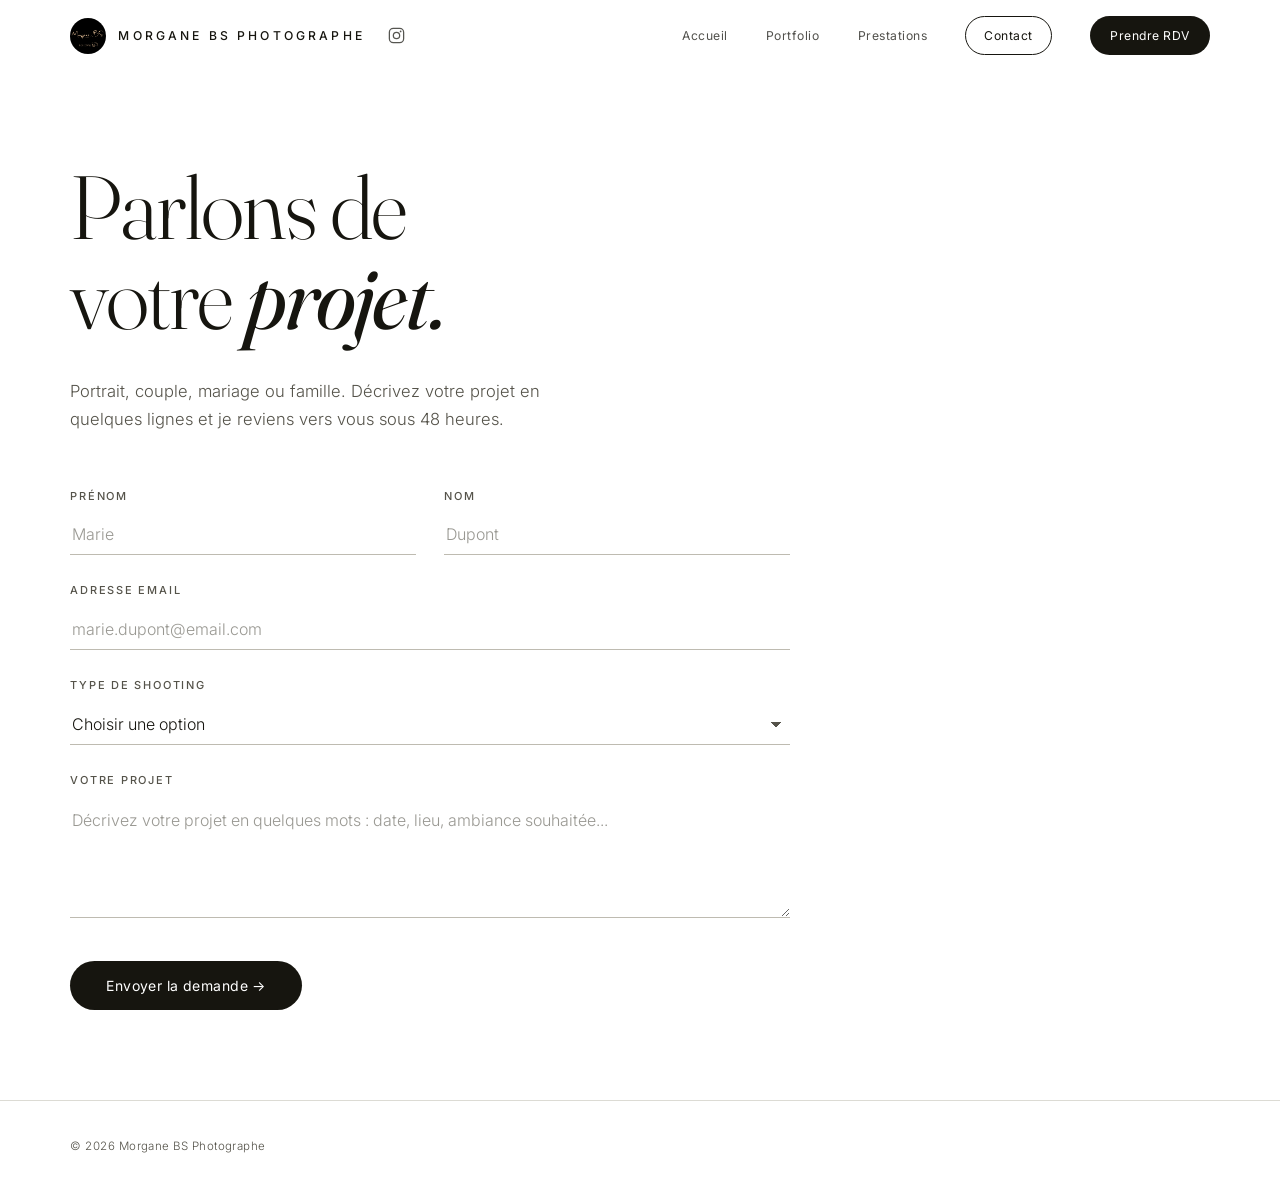
<file: contact.html>
<!DOCTYPE html>
<html lang="fr">

<head>

    <meta charset="UTF-8">
    <meta name="viewport" content="width=device-width, initial-scale=1.0">

    <title>Contact · Morgane BS Photographe, photographe à Martigues</title>
    <!-- Favicon : plusieurs tailles, multiples de 48px, exigence de Google -->
    <link rel="icon" href="/favicon.ico" sizes="32x32">
    <link rel="icon" type="image/png" sizes="48x48" href="/favicon-48.png">
    <link rel="icon" type="image/png" sizes="96x96" href="/favicon-96.png">
    <link rel="icon" type="image/png" sizes="192x192" href="/favicon-192.png">
    <link rel="apple-touch-icon" href="/apple-touch-icon.png">
    <meta name="description" content="Contactez Morgane BS Photographe, photographe à Martigues. Décrivez votre projet, réponse sous 48h.">


    <link rel="canonical" href="https://morganebsphotographe.fr/contact.html">

    <!-- Partage sur les réseaux sociaux -->
    <meta property="og:type" content="website">
    <meta property="og:site_name" content="Morgane BS Photographe">
    <meta property="og:locale" content="fr_FR">
    <meta property="og:url" content="https://morganebsphotographe.fr/contact.html">
    <meta property="og:title" content="Contact · Morgane BS Photographe">
    <meta property="og:description" content="Décrivez votre projet en quelques lignes, je reviens vers vous sous 48 heures.">
    <meta property="og:image" content="https://morganebsphotographe.fr/visuels/og-image.jpg">
    <meta property="og:image:width" content="1200">
    <meta property="og:image:height" content="630">
    <meta name="twitter:card" content="summary_large_image">

    <link rel="preconnect" href="https://fonts.googleapis.com">
    <link rel="preconnect" href="https://fonts.gstatic.com" crossorigin>

    <style>
/* =====================================================
   MORGANEBS - Photographe
   Direction artistique : editorial, clair, minimal
===================================================== */

@import url('https://fonts.googleapis.com/css2?family=Fraunces:ital,opsz,wght@0,9..144,300;0,9..144,400;0,9..144,500;1,9..144,400;1,9..144,500&family=Inter:wght@300;400;500&display=swap');

:root {

    --paper:        #ffffff;
    --paper-soft:   #f2f1ec;
    --ink:          #16150f;
    --ink-soft:     #55534a;
    --line:         #dcdbd4;
    --line-strong:  #bebbb1;

    --display: "Fraunces", Georgia, "Times New Roman", serif;
    --body:    "Inter", system-ui, -apple-system, sans-serif;

    --page-x:  clamp(22px, 5.5vw, 130px);
    --maxw:    1680px;

    --ease:    cubic-bezier(.22, .61, .36, 1);

    /* Titre hero : s'adapte a la fois a la largeur ET la hauteur.
       min() prend la plus petite valeur -> jamais trop grand
       quand la fenetre est basse (paysage) ou etroite (mobile). */
    --hero-size:    min(15vh, 9vw, 8.4rem);
    --hero-size-sm: min(12vh, 13vw, 5rem);
}


* {
    margin: 0;
    padding: 0;
    box-sizing: border-box;
}

html {
    scroll-behavior: smooth;
    -webkit-text-size-adjust: 100%;
}

body {
    background: var(--paper);
    color: var(--ink);
    font-family: var(--body);
    font-weight: 300;
    line-height: 1.6;
    overflow-x: hidden;
    -webkit-font-smoothing: antialiased;
    text-rendering: optimizeLegibility;
}

a { color: inherit; text-decoration: none; }

img { display: block; width: 100%; height: auto; }

::sélection { background: var(--ink); color: var(--paper); }

em { font-style: italic; font-weight: 400; }


.small {
    font-size: clamp(10px, .72vw, 11px);
    font-weight: 500;
    letter-spacing: .22em;
    text-transform: uppercase;
    color: var(--ink-soft);
}


/* =====================================================
   HEADER
===================================================== */

header {
    position: fixed;
    top: 0;
    left: 0;
    right: 0;
    z-index: 100;

    display: flex;
    align-items: center;
    justify-content: space-between;

    height: clamp(60px, 8vh, 80px);
    padding: 0 var(--page-x);

    color: var(--ink);
    background: transparent;
    border-bottom: 1px solid transparent;
    transition: background .5s var(--ease), border-color .5s var(--ease);
}

header.solid {
    background: color-mix(in srgb, var(--paper) 85%, transparent);
    -webkit-backdrop-filter: blur(14px);
    backdrop-filter: blur(14px);
    border-bottom: 1px solid var(--line);
}

/* Logo + Instagram groupes a gauche */
.brand {
    display: inline-flex;
    align-items: center;
    gap: clamp(6px, 1vw, 14px);
}

.logo {
    display: inline-flex;
    align-items: center;
    gap: 12px;
    font-size: clamp(12px, .95vw, 13px);
    font-weight: 500;
    letter-spacing: .26em;
    text-transform: uppercase;
    white-space: nowrap;
}

.logo-img {
    width: auto;
    height: clamp(28px, 4vh, 38px);
    border-radius: 50%;
    object-fit: cover;
    aspect-ratio: 1 / 1;
    flex: none;
}

nav {
    display: flex;
    align-items: center;
    gap: clamp(20px, 3vw, 46px);
}

nav a {
    position: relative;
    font-size: clamp(12px, .95vw, 13px);
    font-weight: 400;
    letter-spacing: .04em;
    opacity: .74;
    transition: opacity .3s var(--ease);
}

nav a:hover,
nav a.active { opacity: 1; }

nav a:not(.appointment)::after {
    content: "";
    position: absolute;
    left: 0;
    bottom: -6px;
    width: 100%;
    height: 1px;
    background: currentColor;
    transform: scaleX(0);
    transform-origin: right;
    transition: transform .35s var(--ease);
}

nav a:not(.appointment):hover::after,
nav a.active:not(.appointment)::after {
    transform: scaleX(1);
    transform-origin: left;
}

nav a.appointment {
    padding: 9px 18px;
    border: 1px solid currentColor;
    border-radius: 999px;
    opacity: 1;
    transition: background .3s var(--ease), color .3s var(--ease);
}

nav a.appointment:hover {
    background: var(--ink);
    color: var(--paper);
}

/* Bouton principal : fond noir plein */
nav a.nav-cta {
    padding: 10px 20px;
    border-radius: 999px;
    background: var(--ink);
    color: var(--paper);
    opacity: 1;
    white-space: nowrap;
    transition: transform .35s var(--ease), background .35s var(--ease);
}

nav a.nav-cta:hover {
    background: #000;
    transform: translateY(-2px);
    color: var(--paper);
}

nav a.nav-cta::after { display: none; }


/* Lien Instagram : icone monochrome */
.nav-social {
    display: inline-flex;
    align-items: center;
    justify-content: center;

    width: 38px;
    height: 38px;
    flex: none;

    border-radius: 50%;
    color: var(--ink);
    opacity: .72;

    transition: opacity .3s var(--ease), background .3s var(--ease);
}

.nav-social:hover {
    opacity: 1;
    background: var(--paper-soft);
}

.nav-social svg {
    display: block;
    width: 19px;
    height: 19px;
}

.nav-social::after { display: none; }

.menu-toggle {
    display: none;
    flex-direction: column;
    gap: 5px;
    width: 26px;
    background: none;
    border: none;
    cursor: pointer;
    padding: 6px 0;
}

.menu-toggle span {
    display: block;
    height: 1.5px;
    width: 100%;
    background: currentColor;
    transition: transform .35s var(--ease), opacity .3s var(--ease);
}

body.nav-open .menu-toggle span:nth-child(1) { transform: translateY(6.5px) rotate(45deg); }
body.nav-open .menu-toggle span:nth-child(2) { opacity: 0; }
body.nav-open .menu-toggle span:nth-child(3) { transform: translateY(-6.5px) rotate(-45deg); }


/* =====================================================
   HERO plein ecran (fond degrade clair, sans image)
===================================================== */

.hero {
    position: relative;
    min-height: 100svh;
    width: 100%;
    display: flex;
    align-items: center;
    padding: clamp(90px, 14vh, 160px) var(--page-x) clamp(60px, 10vh, 120px);
    overflow: hidden;

    background:
        radial-gradient(130% 100% at 82% -8%, #ffffff 0%, rgba(255,255,255,0) 56%),
        radial-gradient(80% 60% at 6% 10%, #efeee9 0%, rgba(239,238,233,0) 62%),
        linear-gradient(165deg, #eeede8 0%, #e6e5df 40%, #deddd5 100%);
}

.hero-inner {
    position: relative;
    z-index: 2;
    width: 100%;
    max-width: var(--maxw);
    margin: 0 auto;
}

.hero-eyebrow {
    display: inline-flex;
    align-items: center;
    gap: 10px;
    font-size: clamp(10px, .75vw, 11px);
    font-weight: 500;
    letter-spacing: .24em;
    text-transform: uppercase;
    color: var(--ink-soft);
    margin-bottom: clamp(22px, 4vh, 44px);
    opacity: 0;
    animation: fadeUp 1s var(--ease) .25s forwards;
}

.hero-eyebrow::before {
    content: "";
    width: clamp(24px, 3vw, 34px);
    height: 1px;
    background: var(--line-strong);
}

.hero-title {
    font-family: var(--display);
    font-weight: 300;
    font-size: var(--hero-size);
    line-height: .95;
    letter-spacing: -.02em;
    max-width: 18ch;
}

.hero-title span {
    display: block;
    opacity: 0;
    transform: translateY(26px);
    animation: fadeUp 1.1s var(--ease) forwards;
}

.hero-title span:nth-child(1) { animation-delay: .3s; }
.hero-title span:nth-child(2) { animation-delay: .42s; }
.hero-title span:nth-child(3) { animation-delay: .54s; }

.hero-title .accent { font-style: italic; font-weight: 400; }

@keyframes fadeUp { to { opacity: 1; transform: none; } }

.hero-foot {
    display: flex;
    align-items: flex-end;
    justify-content: space-between;
    gap: 24px;
    flex-wrap: wrap;
    margin-top: clamp(28px, 5vh, 54px);
    opacity: 0;
    animation: fadeUp 1s var(--ease) .8s forwards;
}

.hero-subtitle {
    max-width: 44ch;
    font-size: clamp(.95rem, 1.15vw, 1.12rem);
    line-height: 1.7;
    color: var(--ink-soft);
}

.hero-link {
    display: inline-flex;
    align-items: center;
    gap: 12px;
    font-size: clamp(13px, 1vw, 14px);
    letter-spacing: .02em;
    padding-bottom: 6px;
    border-bottom: 1px solid var(--ink);
    white-space: nowrap;
    transition: gap .35s var(--ease);
}

.hero-link:hover { gap: 18px; }

/* fleche de defilement discrete */
.hero-scroll {
    position: absolute;
    left: 50%;
    bottom: clamp(20px, 4vh, 34px);
    transform: translateX(-50%);
    z-index: 2;
    width: 1px;
    height: clamp(34px, 6vh, 54px);
    background: var(--line-strong);
    overflow: hidden;
    opacity: 0;
    animation: fadeUp 1s var(--ease) 1.2s forwards;
}

.hero-scroll::after {
    content: "";
    position: absolute;
    inset: 0;
    background: var(--ink);
    transform: translateY(-100%);
    animation: scrollTrail 2.6s var(--ease) infinite;
}

@keyframes scrollTrail {
    0%   { transform: translateY(-100%); }
    50%  { transform: translateY(0); }
    100% { transform: translateY(100%); }
}


/* =====================================================
   SECTIONS generiques
===================================================== */

.section {
    padding: 0 var(--page-x);
    max-width: var(--maxw);
    margin: 0 auto clamp(90px, 15vh, 200px);
}

.section-first {
    padding-top: clamp(80px, 14vh, 170px);
}

.section-head {
    display: flex;
    align-items: flex-end;
    justify-content: space-between;
    gap: 24px;
    flex-wrap: wrap;
    margin-bottom: clamp(40px, 7vh, 80px);
}

.section-label {
    font-size: clamp(10px, .72vw, 11px);
    font-weight: 500;
    letter-spacing: .22em;
    text-transform: uppercase;
    color: var(--ink-soft);
    margin-bottom: 14px;
}

.section-title {
    font-family: var(--display);
    font-weight: 300;
    font-size: clamp(2.1rem, 5.5vw, 4.6rem);
    line-height: 1.02;
    letter-spacing: -.015em;
}

.section-link {
    font-size: clamp(12px, 1vw, 13px);
    letter-spacing: .03em;
    color: var(--ink-soft);
    padding-bottom: 5px;
    border-bottom: 1px solid var(--line-strong);
    white-space: nowrap;
    transition: color .3s var(--ease), border-color .3s var(--ease);
}

.section-link:hover {
    color: var(--ink);
    border-color: var(--ink);
}


/* =====================================================
   GRILLE PORTFOLIO
===================================================== */

.portfolio-grid,
.portfolio-gallery {
    display: grid;
    grid-template-columns: repeat(3, 1fr);
    gap: clamp(14px, 2vw, 38px);
}

.work {
    display: block;
    opacity: 0;
    transform: translateY(24px);
    transition: opacity .8s var(--ease), transform .8s var(--ease);
}

.work.in { opacity: 1; transform: none; }

.work-image {
    position: relative;
    overflow: hidden;
    background: var(--paper-soft);
    aspect-ratio: 4 / 5;
}

.work-image img {
    width: 100%;
    height: 100%;
    object-fit: cover;
    transition: transform 1.2s var(--ease);
}

.work:hover .work-image img { transform: scale(1.05); }

/* legende : uniquement la categorie, pas le nom de fichier */
.work-caption {
    margin-top: 14px;
}

.work-caption span {
    font-size: clamp(10px, .78vw, 11px);
    font-weight: 500;
    letter-spacing: .18em;
    text-transform: uppercase;
    color: var(--ink-soft);
}

.loading-note {
    grid-column: 1 / -1;
    padding: 60px 0;
    text-align: center;
    font-size: clamp(12px, 1vw, 13px);
    letter-spacing: .04em;
    color: var(--ink-soft);
}


/* =====================================================
   A PROPOS
===================================================== */

.about {
    padding: 0 var(--page-x);
    max-width: var(--maxw);
    margin: 0 auto clamp(90px, 15vh, 200px);
}

.about-inner {
    max-width: 34ch;
}

.about-text {
    font-family: var(--display);
    font-weight: 300;
    font-size: clamp(1.7rem, 3.6vw, 3.2rem);
    line-height: 1.16;
    letter-spacing: -.015em;
}

.about-small {
    margin-top: clamp(24px, 4vh, 40px);
    max-width: 54ch;
    font-size: clamp(.95rem, 1.1vw, 1.05rem);
    color: var(--ink-soft);
    line-height: 1.75;
}


/* =====================================================
   CONTACT (bloc sur accueil)
===================================================== */

.contact {
    padding: clamp(90px, 16vh, 220px) var(--page-x);
    max-width: var(--maxw);
    margin: 0 auto;
    border-top: 1px solid var(--line);
    text-align: center;
}

.contact .section-label { margin-bottom: 26px; }

.contact-title {
    font-family: var(--display);
    font-weight: 300;
    font-size: clamp(2.6rem, 7vw, 6.5rem);
    line-height: 1;
    letter-spacing: -.02em;
}

.contact-button {
    display: inline-flex;
    align-items: center;
    gap: 12px;
    margin-top: clamp(34px, 6vh, 60px);
    padding: 16px 36px;
    background: var(--ink);
    color: var(--paper);
    border-radius: 999px;
    font-size: clamp(13px, 1vw, 14px);
    letter-spacing: .03em;
    transition: transform .35s var(--ease), background .35s var(--ease);
}

.contact-button:hover { transform: translateY(-3px); background: #000; }


/* =====================================================
   FOOTER
===================================================== */

footer {
    display: flex;
    align-items: center;
    justify-content: space-between;
    flex-wrap: wrap;
    gap: 16px;
    padding: clamp(28px, 4vh, 38px) var(--page-x);
    max-width: var(--maxw);
    margin: 0 auto;
    border-top: 1px solid var(--line);
    font-size: clamp(11px, .9vw, 12px);
    letter-spacing: .04em;
    color: var(--ink-soft);
}

footer a { transition: color .3s var(--ease); }
footer a:hover { color: var(--ink); }


/* =====================================================
   REVEAL au scroll (sections)
===================================================== */

.reveal {
    opacity: 0;
    transform: translateY(30px);
    transition: opacity 1s var(--ease), transform 1s var(--ease);
    will-change: opacity, transform;
}

.reveal.is-visible { opacity: 1; transform: none; }


/* =====================================================
   RESPONSIVE
===================================================== */

@media (max-width: 1024px) {
    .portfolio-grid,
    .portfolio-gallery { grid-template-columns: repeat(2, 1fr); }
}

@media (max-width: 720px) {

    /* Icone Instagram plus compacte a cote du logo */
    .nav-social {
        width: 30px;
        height: 30px;
    }

    .nav-social svg {
        width: 16px;
        height: 16px;
    }


    .logo {
        letter-spacing: .12em;
        font-size: 10.5px;
        gap: 9px;
    }

    .logo-img {
        height: 26px;
    }

    .hero-title { font-size: var(--hero-size-sm); }

    .menu-toggle { display: flex; }

    nav {
        position: fixed;
        inset: clamp(60px, 8vh, 80px) 0 auto 0;
        flex-direction: column;
        align-items: flex-start;
        gap: 4px;
        padding: 20px var(--page-x) 34px;
        background: var(--paper);
        color: var(--ink);
        border-bottom: 1px solid var(--line);
        transform: translateY(-12px);
        opacity: 0;
        pointer-events: none;
        transition: transform .35s var(--ease), opacity .3s var(--ease);
    }

    body.nav-open nav {
        transform: translateY(0);
        opacity: 1;
        pointer-events: auto;
    }

    nav a {
        width: 100%;
        padding: 14px 0;
        font-size: 17px;
        opacity: 1;
        border-bottom: 1px solid var(--line);
    }

    nav a:not(.appointment)::after { display: none; }

    nav a.appointment {
        margin-top: 16px;
        width: auto;
        border: 1px solid var(--ink);
        text-align: center;
    }

    nav a.nav-cta {
        margin-top: 10px;
        width: auto;
        border: none;
        border-bottom: none;
        text-align: center;
    }

    .hero-foot { flex-direction: column; align-items: flex-start; }

    .section-head { align-items: flex-start; }

    .work-image { aspect-ratio: 3 / 4; }
}

@media (max-width: 480px) {
    .portfolio-grid,
    .portfolio-gallery { grid-template-columns: 1fr; gap: 26px; }
    .hero-scroll { display: none; }
}


/* =====================================================
   ACCESSIBILITE : mouvement reduit
===================================================== */

@media (prefers-reduced-motion: reduce) {
    * {
        animation-duration: .01ms !important;
        animation-iteration-count: 1 !important;
        transition-duration: .01ms !important;
        scroll-behavior: auto !important;
    }
    .reveal, .work { opacity: 1 !important; transform: none !important; }
    .hero-title span,
    .hero-eyebrow,
    .hero-foot,
    .hero-scroll { opacity: 1 !important; transform: none !important; animation: none !important; }
}

a:focus-visible,
button:focus-visible {
    outline: 2px solid currentColor;
    outline-offset: 3px;
}

/* =====================================================
   PAGE CONTACT
===================================================== */

.contact-page {
    max-width: var(--maxw);
    margin: 0 auto;
    padding: clamp(120px, 18vh, 200px) var(--page-x) clamp(60px, 10vh, 110px);
}

.contact-head {
    max-width: 60ch;
}

.contact-head h1 {
    font-family: var(--display);
    font-weight: 300;
    font-size: clamp(2.6rem, 7vw, 5.6rem);
    line-height: 1;
    letter-spacing: -.02em;
}

.contact-lede {
    margin-top: clamp(24px, 4vh, 40px);
    max-width: 52ch;
    font-size: clamp(1rem, 1.3vw, 1.15rem);
    line-height: 1.7;
    color: var(--ink-soft);
}


/* Disposition : formulaire + colonne infos */

.contact-layout {
    display: grid;
    grid-template-columns: 1fr;
    max-width: 720px;
    margin-top: clamp(40px, 6vh, 72px);
}


/* Formulaire */

.form {
    display: grid;
    gap: clamp(22px, 3vh, 30px);
}

.form-row {
    display: grid;
    grid-template-columns: 1fr 1fr;
    gap: clamp(18px, 2.5vw, 28px);
}

.field {
    display: flex;
    flex-direction: column;
    gap: 9px;
}

.field label {
    font-size: 11px;
    font-weight: 500;
    letter-spacing: .16em;
    text-transform: uppercase;
    color: var(--ink-soft);
}

.field input,
.field select,
.field textarea {
    font-family: var(--body);
    font-size: 1rem;
    font-weight: 300;
    color: var(--ink);
    background: transparent;
    border: none;
    border-bottom: 1px solid var(--line-strong);
    padding: 10px 2px;
    border-radius: 0;
    transition: border-color .3s var(--ease);
    -webkit-appearance: none;
    appearance: none;
}

.field textarea {
    resize: vertical;
    min-height: 120px;
    line-height: 1.6;
}

.field select {
    cursor: pointer;
    background-image:
        linear-gradient(45deg, transparent 50%, var(--ink-soft) 50%),
        linear-gradient(135deg, var(--ink-soft) 50%, transparent 50%);
    background-position:
        calc(100% - 14px) calc(1.15em),
        calc(100% - 8px) calc(1.15em);
    background-size: 6px 6px, 6px 6px;
    background-repeat: no-repeat;
    padding-right: 28px;
}

.field input:focus,
.field select:focus,
.field textarea:focus {
    outline: none;
    border-bottom-color: var(--ink);
}

.field input::placeholder,
.field textarea::placeholder {
    color: color-mix(in srgb, var(--ink-soft) 60%, transparent);
}


/* Bouton envoyer */

.form-submit {
    display: inline-flex;
    align-items: center;
    gap: 12px;
    justify-self: start;
    margin-top: clamp(8px, 2vh, 16px);
    padding: 16px 36px;
    background: var(--ink);
    color: var(--paper);
    border: none;
    border-radius: 999px;
    font-family: var(--body);
    font-size: 14px;
    letter-spacing: .03em;
    cursor: pointer;
    transition: transform .35s var(--ease), background .35s var(--ease);
}

.form-submit:hover {
    transform: translateY(-3px);
    background: #000;
}

.form-submit:disabled {
    opacity: .5;
    cursor: default;
    transform: none;
}


/* Message de confirmation */

.form-status {
    display: none;
    padding: clamp(28px, 5vh, 44px) 0;
}

.form-status.visible {
    display: block;
}

.form-status h2 {
    font-family: var(--display);
    font-weight: 300;
    font-size: clamp(2rem, 4vw, 3rem);
    line-height: 1.05;
    letter-spacing: -.02em;
    margin-bottom: 14px;
}

.form-status p {
    max-width: 44ch;
    color: var(--ink-soft);
    line-height: 1.7;
}

.form-status.error h2 { color: #7a2e2e; }


@media (max-width: 520px) {
    .form-row {
        grid-template-columns: 1fr;
    }
}
    
@media (max-width: 400px) {

    /* Tres petits ecrans : on resserre pour degager le bouton menu */
    .logo {
        font-size: 9.5px;
        letter-spacing: .08em;
        gap: 7px;
    }

    .brand { gap: 2px; }

    .nav-social {
        width: 26px;
        height: 26px;
    }

    .nav-social svg {
        width: 15px;
        height: 15px;
    }
}

</style>

</head>


<body>


<!-- ===================================================== HEADER ===================================================== -->

<header id="site-header">

    <div class="brand">
        <a href="index.html" class="logo"><img src="logo.png" alt="" class="logo-img"><span>Morgane BS Photographe</span></a>

        <a href="https://instagram.com/morganebs.photographe" class="nav-social" target="_blank" rel="noopener" aria-label="Instagram de Morgane BS Photographe"><svg viewBox="0 0 24 24" fill="none" stroke="currentColor" stroke-width="1.6" stroke-linecap="round" stroke-linejoin="round" aria-hidden="true"><rect x="3" y="3" width="18" height="18" rx="5"/><circle cx="12" cy="12" r="4"/><circle cx="17.2" cy="6.8" r="1.1" fill="currentColor" stroke="none"/></svg></a>
    </div>

    <nav>
        <a href="index.html">Accueil</a>
        <a href="portfolio.html">Portfolio</a>
        <a href="prestations.html">Prestations</a>
        <a href="contact.html" class="appointment active">Contact</a>
        <a href="https://fotostudio.io" class="nav-cta" target="_blank" rel="noopener">Prendre RDV</a>
    </nav>

    <button class="menu-toggle" aria-label="Ouvrir le menu" aria-expanded="false">
        <span></span>
        <span></span>
        <span></span>
    </button>

</header>


<!-- ===================================================== CONTACT ===================================================== -->

<main class="contact-page">

    <div class="contact-head">
        <h1>Parlons de<br>votre <em>projet.</em></h1>
        <p class="contact-lede">
            Portrait, couple, mariage ou famille. Décrivez votre projet
            en quelques lignes et je reviens vers vous sous 48 heures.
        </p>
    </div>


    <div class="contact-layout">

        <div>

            <form
                class="form"
                id="contact-form"
                action="https://formspree.io/f/xppaoqyd"
                method="POST"
            >

                <div class="form-row">

                    <div class="field">
                        <label for="prenom">Prénom</label>
                        <input type="text" id="prenom" name="prenom" placeholder="Marie" required>
                    </div>

                    <div class="field">
                        <label for="nom">Nom</label>
                        <input type="text" id="nom" name="nom" placeholder="Dupont" required>
                    </div>

                </div>

                <div class="field">
                    <label for="email">Adresse email</label>
                    <input type="email" id="email" name="email" placeholder="marie.dupont@email.com" required>
                </div>

                <div class="field">
                    <label for="type">Type de shooting</label>
                    <select id="type" name="type" required>
                        <option value="" disabled selected>Choisir une option</option>
                        <option value="Portrait">Portrait</option>
                        <option value="Couple">Couple</option>
                        <option value="Mariage">Mariage</option>
                        <option value="Famille">Famille</option>
                        <option value="Grossesse">Grossesse</option>
                        <option value="Animalier">Animalier</option>
                        <option value="Autre">Autre</option>
                    </select>
                </div>

                <div class="field">
                    <label for="message">Votre projet</label>
                    <textarea id="message" name="message" placeholder="Décrivez votre projet en quelques mots : date, lieu, ambiance souhaitée..." required></textarea>
                </div>

                <button type="submit" class="form-submit" id="submit-btn">
                    Envoyer la demande →
                </button>

            </form>


            <div class="form-status" id="status-success" role="status" aria-live="polite">
                <h2>Merci.</h2>
                <p>
                    Votre message est bien parti. Je reviens vers vous
                    sous 48 heures. Pensez à vérifier vos spams au cas où.
                </p>
            </div>

            <div class="form-status error" id="status-error" role="alert" aria-live="assertive">
                <h2>Oups.</h2>
                <p>
                    L'envoi n'a pas fonctionné. Réessayez dans un instant,
                    ou écrivez-moi directement à morganebsphotographe@hotmail.com
                </p>
            </div>

        </div>

    </div>

</main>


<!-- ===================================================== FOOTER ===================================================== -->

<footer>
    <span>© 2026 Morgane BS Photographe</span>
</footer>


<script src="script.js"></script>
<script>
    initUI();
    initHeader();

    (function () {
        var form = document.getElementById("contact-form");
        var btn = document.getElementById("submit-btn");
        var ok = document.getElementById("status-success");
        var err = document.getElementById("status-error");
        if (!form) return;

        form.addEventListener("submit", function (e) {
            e.preventDefault();

            var configured = /formspree\.io\/f\/[a-zA-Z0-9]+$/.test(form.action);

            if (!configured) {
                var sujet = encodeURIComponent("Demande de shooting - " + (form.type.value || ""));
                var corps = encodeURIComponent(
                    "Prénom : " + form.prenom.value + "\n" +
                    "Nom : " + form.nom.value + "\n" +
                    "Email : " + form.email.value + "\n" +
                    "Type : " + form.type.value + "\n\n" +
                    form.message.value
                );
                window.location.href = "mailto:morganebsphotographe@hotmail.com?subject=" + sujet + "&body=" + corps;
                return;
            }

            btn.disabled = true;
            btn.textContent = "Envoi en cours...";

            fetch(form.action, {
                method: "POST",
                body: new FormData(form),
                headers: { "Accept": "application/json" }
            })
            .then(function (response) {
                if (response.ok) {
                    form.style.display = "none";
                    ok.classList.add("visible");
                } else {
                    err.classList.add("visible");
                    btn.disabled = false;
                    btn.textContent = "Envoyer la demande →";
                }
            })
            .catch(function () {
                err.classList.add("visible");
                btn.disabled = false;
                btn.textContent = "Envoyer la demande →";
            });
        });
    })();
</script>

</body>
</html>
</file>
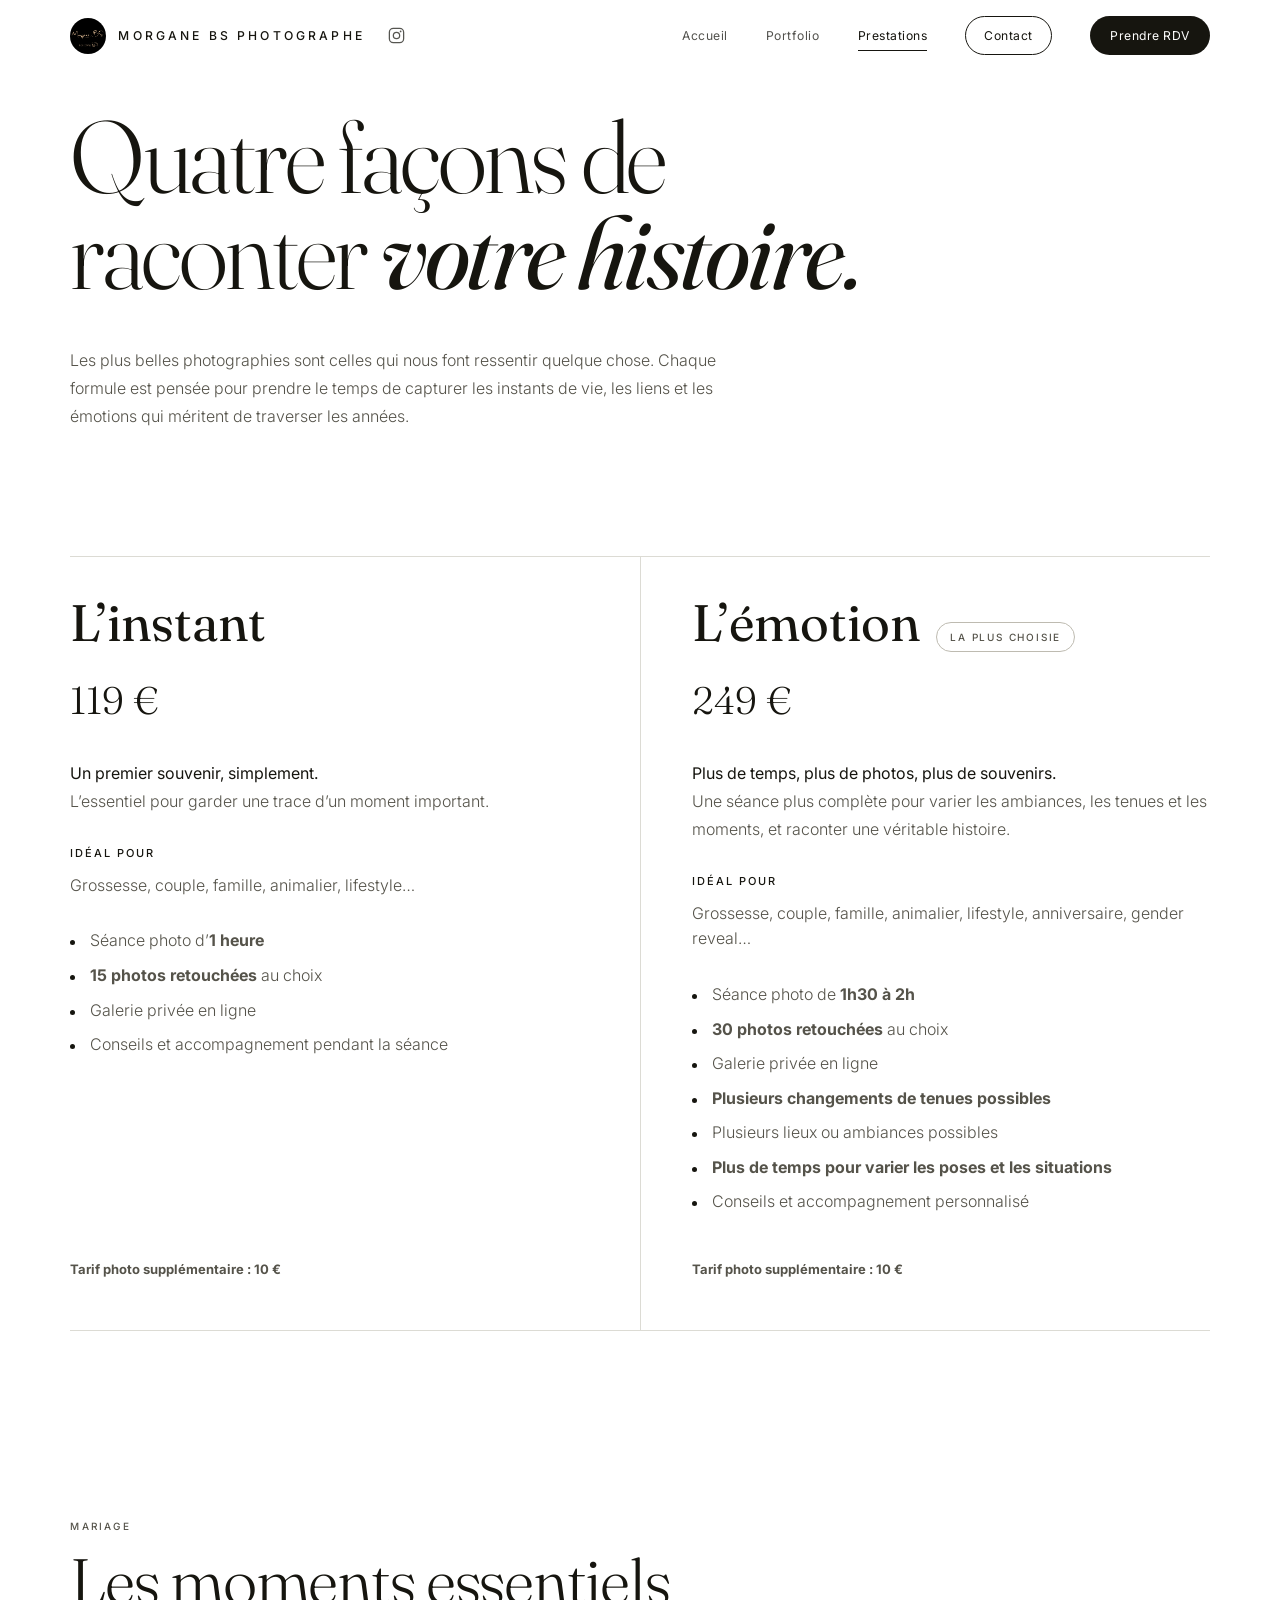
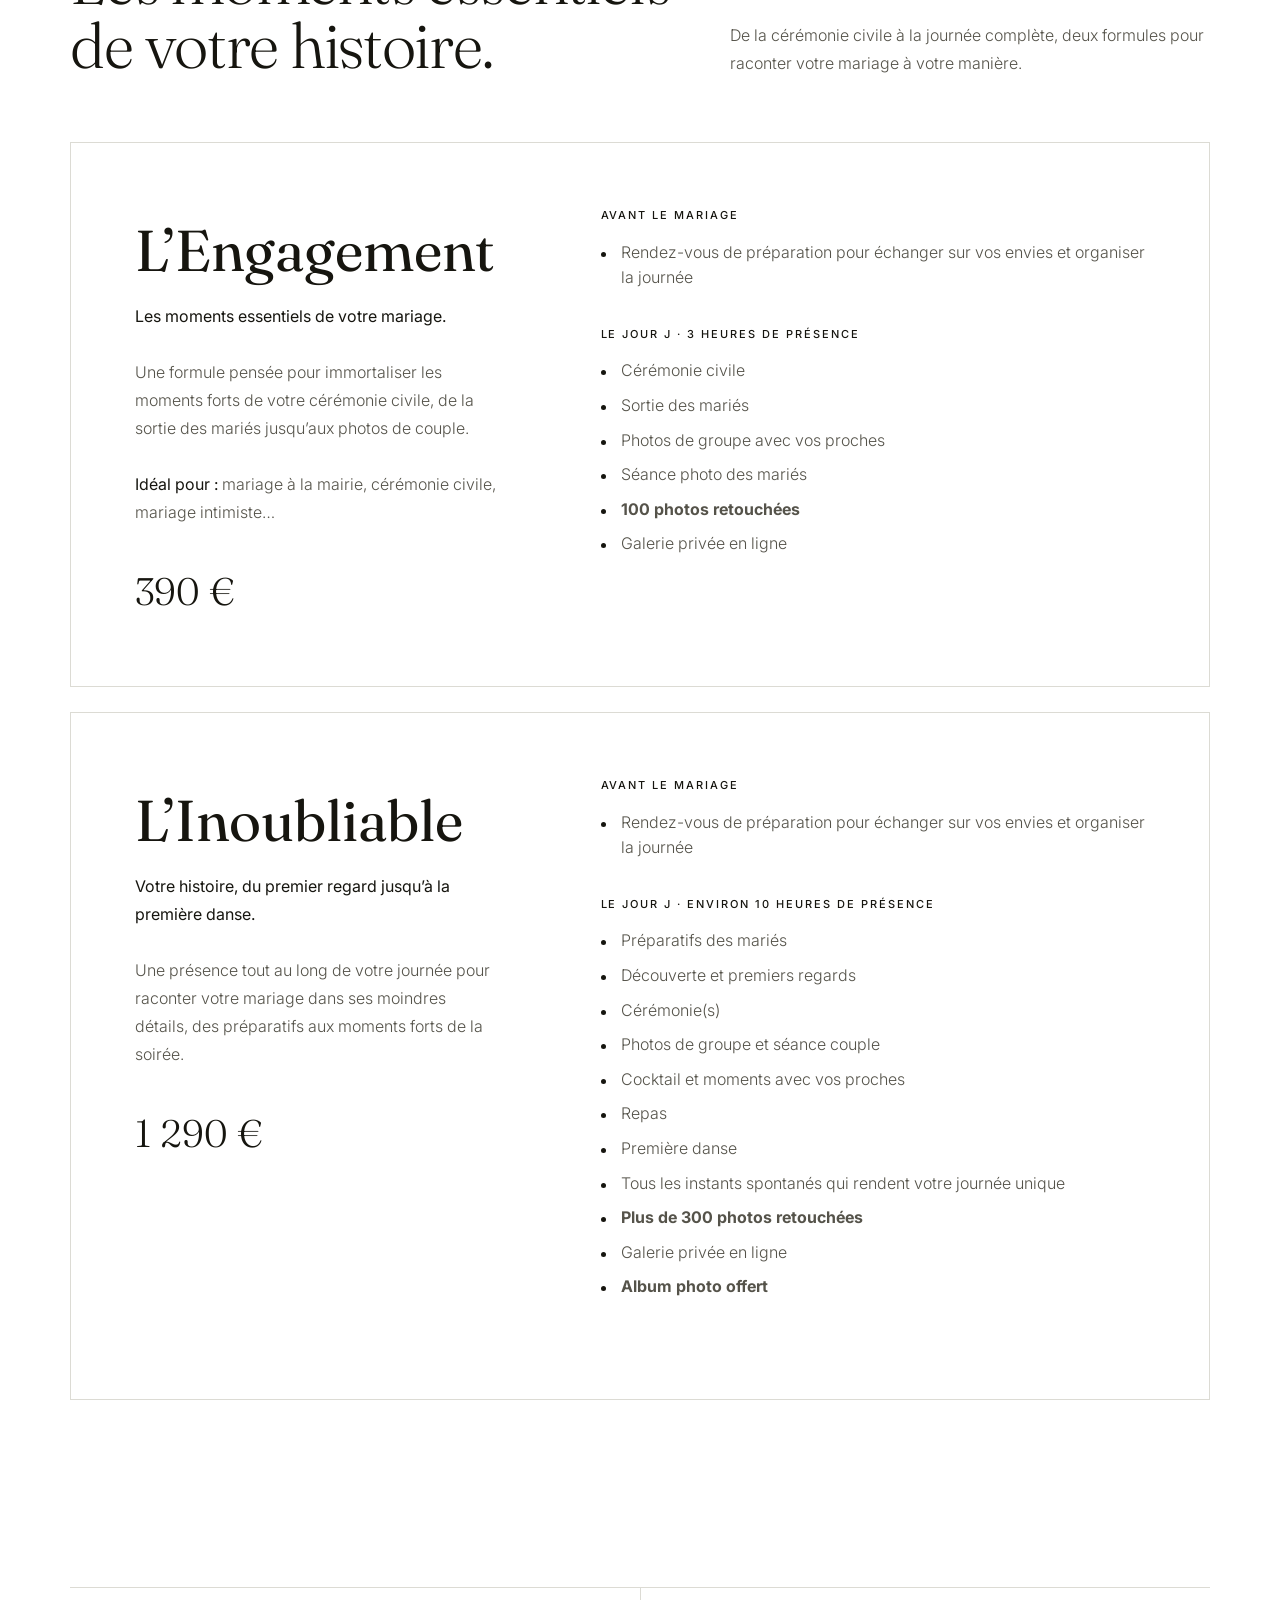
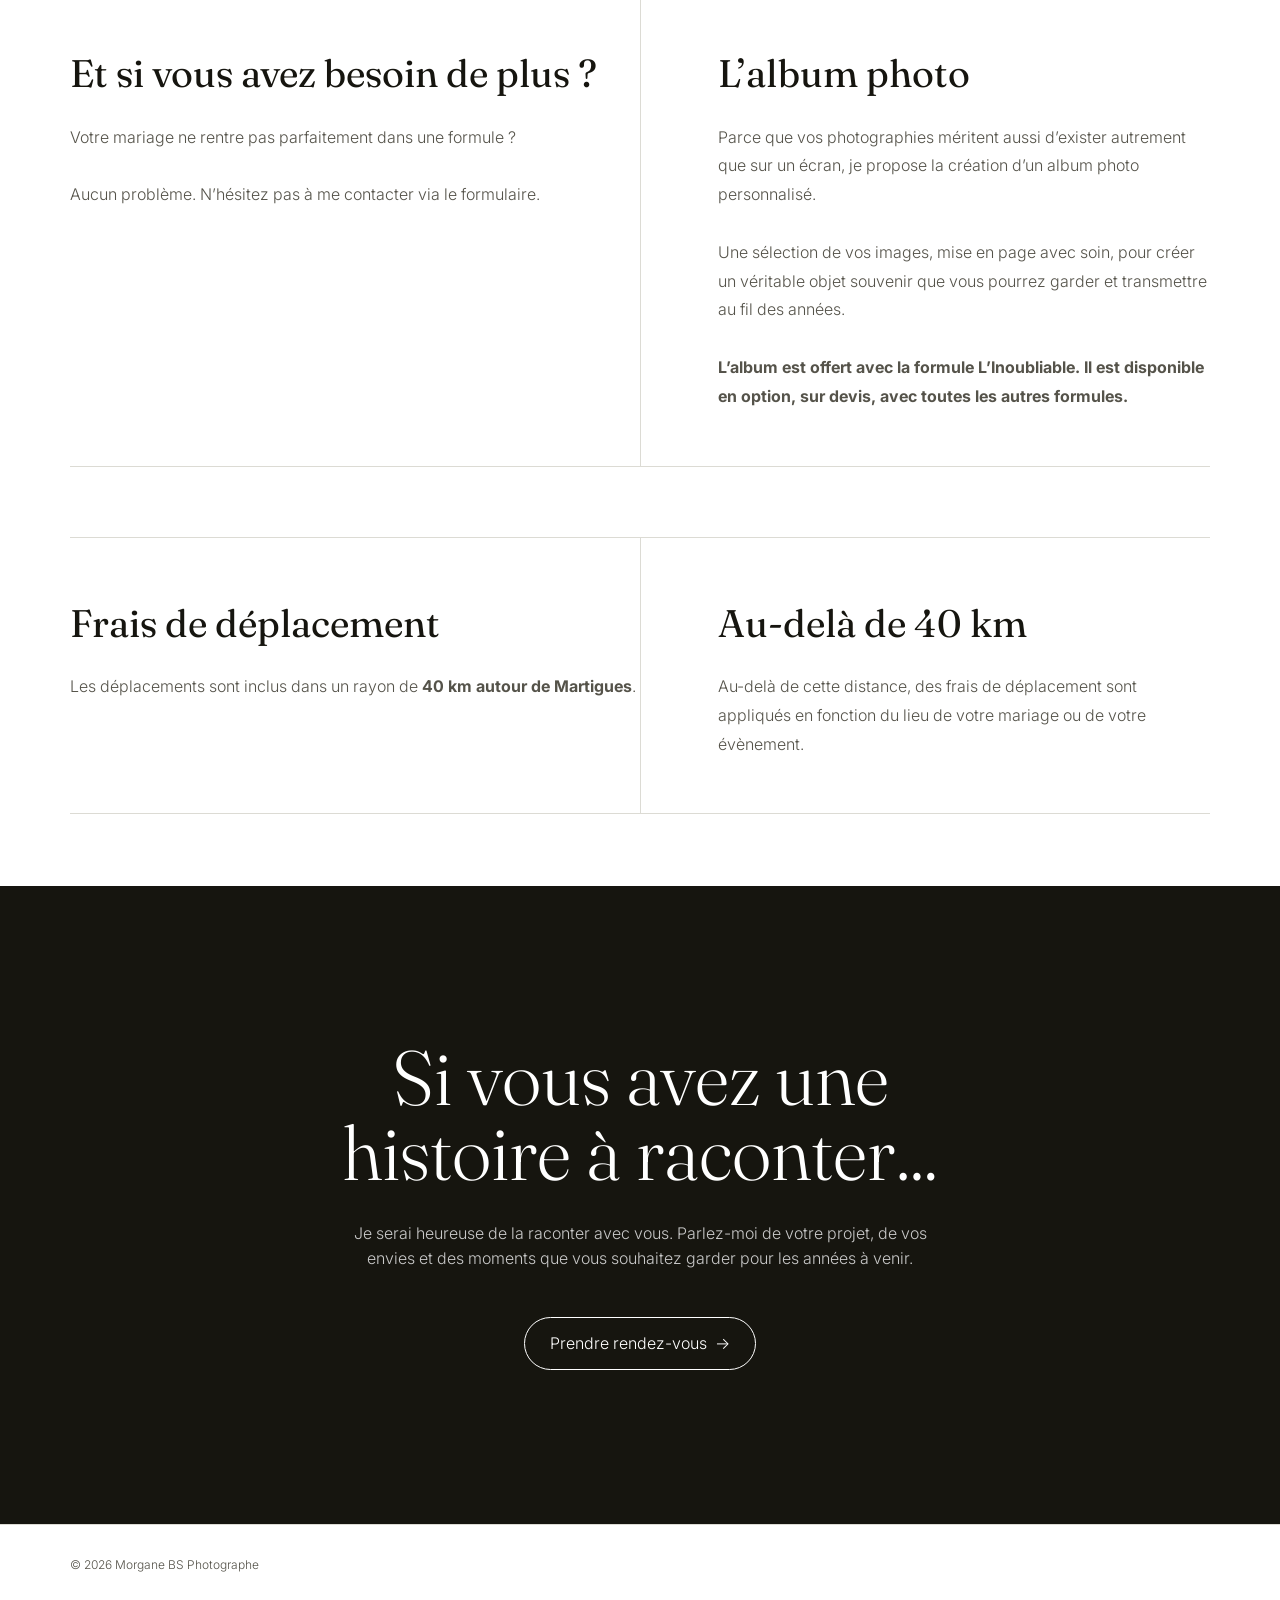
<file: prestations.html>
<!DOCTYPE html>
<html lang="fr">

<head>
    <meta charset="UTF-8">
    <meta name="viewport" content="width=device-width, initial-scale=1.0">

    <title>Tarifs photographe à Martigues · Morgane BS Photographe</title>
    <link rel="icon" type="image/png" href="logo.png">
    <link rel="canonical" href="https://morganebsphotographe.fr/prestations.html">

    <meta name="description"
        content="Tarifs et formules de Morgane BS Photographe, photographe à Martigues. Séances portrait, couple, famille et grossesse à partir de 119 €, mariages à partir de 390 €.">

    <!-- Partage sur les réseaux sociaux -->
    <meta property="og:type" content="website">
    <meta property="og:site_name" content="Morgane BS Photographe">
    <meta property="og:locale" content="fr_FR">
    <meta property="og:url" content="https://morganebsphotographe.fr/prestations.html">
    <meta property="og:title" content="Prestations et tarifs · Morgane BS Photographe">
    <meta property="og:description"
        content="Séances photo à partir de 119 €, mariages à partir de 390 €. Photographe à Martigues, déplacements inclus dans un rayon de 40 km.">
    <meta property="og:image" content="https://morganebsphotographe.fr/visuels/og-image.jpg">
    <meta property="og:image:width" content="1200">
    <meta property="og:image:height" content="630">
    <meta name="twitter:card" content="summary_large_image">

    <link rel="preconnect" href="https://fonts.googleapis.com">
    <link rel="preconnect" href="https://fonts.gstatic.com" crossorigin>

    <link
        href="https://fonts.googleapis.com/css2?family=Fraunces:ital,opsz,wght@0,9..144,300;0,9..144,400;0,9..144,500;1,9..144,400;1,9..144,500&family=Inter:wght@300;400;500&display=swap"
        rel="stylesheet">

    <style>
        :root {
            --paper: #ffffff;
            --paper-soft: #f2f1ec;
            --ink: #16150f;
            --ink-soft: #55534a;
            --line: #dcdbd4;
            --line-strong: #bebbb1;

            --display: "Fraunces", Georgia, "Times New Roman", serif;
            --body: "Inter", system-ui, -apple-system, sans-serif;

            --page-x: clamp(22px, 5.5vw, 130px);
            --maxw: 1680px;

            --ease: cubic-bezier(.22, .61, .36, 1);
        }

        * {
            margin: 0;
            padding: 0;
            box-sizing: border-box;
        }

        html {
            scroll-behavior: smooth;
            -webkit-text-size-adjust: 100%;
        }

        body {
            background: var(--paper);
            color: var(--ink);
            font-family: var(--body);
            font-weight: 300;
            line-height: 1.6;
            overflow-x: hidden;
            -webkit-font-smoothing: antialiased;
            text-rendering: optimizeLegibility;
        }

        a {
            color: inherit;
            text-decoration: none;
        }

        img {
            display: block;
            width: 100%;
            height: auto;
        }

        ::selection {
            background: var(--ink);
            color: var(--paper);
        }

        /* =========================
           APPARITION AU DEFILEMENT
        ========================= */

        .reveal {
            opacity: 0;
            transform: translateY(26px);
            transition: opacity .9s var(--ease), transform .9s var(--ease);
        }

        .reveal.is-visible {
            opacity: 1;
            transform: none;
        }

        .cards .card:nth-child(2) {
            transition-delay: .12s;
        }

        .info-grid .info:nth-child(2) {
            transition-delay: .1s;
        }

        /* =========================
           HEADER
        ========================= */

        header {
            position: fixed;
            top: 0;
            left: 0;
            right: 0;
            z-index: 100;

            display: flex;
            align-items: center;
            justify-content: space-between;

            height: clamp(60px, 8vh, 80px);
            padding: 0 var(--page-x);

            color: var(--ink);
            background: transparent;
            border-bottom: 1px solid transparent;
            transition: background .5s var(--ease), border-color .5s var(--ease);
        }

        header.solid {
            background: color-mix(in srgb, var(--paper) 85%, transparent);
            -webkit-backdrop-filter: blur(14px);
            backdrop-filter: blur(14px);
            border-bottom: 1px solid var(--line);
        }

        /* Logo + Instagram groupes a gauche */
        .brand {
            display: inline-flex;
            align-items: center;
            gap: clamp(6px, 1vw, 14px);
        }

        .logo {
            display: inline-flex;
            align-items: center;
            gap: 12px;

            font-size: clamp(12px, .95vw, 13px);
            font-weight: 500;
            letter-spacing: .26em;
            text-transform: uppercase;
            white-space: nowrap;
        }

        .logo-img {
            width: auto;
            height: clamp(28px, 4vh, 38px);
            border-radius: 50%;
            object-fit: cover;
            aspect-ratio: 1 / 1;
            flex: none;
        }

        nav {
            display: flex;
            align-items: center;
            gap: clamp(20px, 3vw, 46px);
        }

        nav a {
            position: relative;
            font-size: clamp(12px, .95vw, 13px);
            font-weight: 400;
            letter-spacing: .04em;
            opacity: .74;
            transition: opacity .3s var(--ease);
        }

        nav a:hover,
        nav a.active {
            opacity: 1;
        }

        nav a:not(.appointment)::after {
            content: "";
            position: absolute;
            left: 0;
            bottom: -6px;
            width: 100%;
            height: 1px;
            background: currentColor;
            transform: scaleX(0);
            transform-origin: right;
            transition: transform .35s var(--ease);
        }

        nav a:not(.appointment):hover::after,
        nav a.active:not(.appointment)::after {
            transform: scaleX(1);
            transform-origin: left;
        }

        nav a.appointment {
            padding: 9px 18px;
            border: 1px solid currentColor;
            border-radius: 999px;
            opacity: 1;
            white-space: nowrap;
            transition: background .3s var(--ease), color .3s var(--ease);
        }

        nav a.appointment:hover {
            background: var(--ink);
            color: var(--paper);
        }

        nav a.nav-cta {
            padding: 10px 20px;
            border-radius: 999px;
            background: var(--ink);
            color: var(--paper);
            opacity: 1;
            white-space: nowrap;
            transition: transform .35s var(--ease), background .35s var(--ease);
        }

        nav a.nav-cta:hover {
            background: #000;
            transform: translateY(-2px);
            color: var(--paper);
        }

        nav a.nav-cta::after {
            display: none;
        }

        /* Lien Instagram : icone monochrome */
        .nav-social {
            display: inline-flex;
            align-items: center;
            justify-content: center;

            width: 38px;
            height: 38px;
            flex: none;

            border-radius: 50%;
            color: var(--ink);
            opacity: .72;

            transition: opacity .3s var(--ease), background .3s var(--ease);
        }

        .nav-social:hover {
            opacity: 1;
            background: var(--paper-soft);
        }

        .nav-social svg {
            display: block;
            width: 19px;
            height: 19px;
        }

        .nav-social::after {
            display: none;
        }

        .menu-toggle {
            display: none;
            flex-direction: column;
            gap: 5px;
            width: 26px;
            background: none;
            border: none;
            cursor: pointer;
            padding: 6px 0;
        }

        .menu-toggle span {
            display: block;
            height: 1.5px;
            width: 100%;
            background: currentColor;
            transition: transform .35s var(--ease), opacity .3s var(--ease);
        }

        body.nav-open .menu-toggle span:nth-child(1) {
            transform: translateY(6.5px) rotate(45deg);
        }

        body.nav-open .menu-toggle span:nth-child(2) {
            opacity: 0;
        }

        body.nav-open .menu-toggle span:nth-child(3) {
            transform: translateY(-6.5px) rotate(-45deg);
        }

        /* =========================
           HERO
        ========================= */

        .hero {
            padding:
                clamp(92px, 12vh, 140px)
                var(--page-x)
                clamp(40px, 6vh, 70px);

            max-width: var(--maxw);
            margin: auto;
        }

        .hero h1 {
            max-width: 1050px;
            font-family: var(--display);
            font-size: clamp(3.5rem, 8vw, 9rem);
            font-weight: 300;
            line-height: .94;
            letter-spacing: -.025em;
            text-wrap: balance;

            opacity: 0;
            transform: translateY(26px);
            animation: fadeUp 1.1s var(--ease) .3s forwards;
        }

        .hero h1 em {
            font-style: italic;
            font-weight: 400;
        }

        .hero-intro {
            max-width: 650px;
            margin-top: 45px;
            font-size: clamp(1rem, 1.25vw, 1.18rem);
            line-height: 1.75;
            color: var(--ink-soft);

            opacity: 0;
            animation: fadeUp 1s var(--ease) .55s forwards;
        }

        @keyframes fadeUp {
            to {
                opacity: 1;
                transform: none;
            }
        }

        /* =========================
           GENERAL
        ========================= */

        .container {
            max-width: var(--maxw);
            padding: 0 var(--page-x);
            margin: auto;
        }

        .section {
            padding: clamp(50px, 8vh, 100px) 0;
        }

        .section-head {
            display: flex;
            justify-content: space-between;
            align-items: flex-end;
            gap: 40px;
            margin-bottom: 65px;
        }

        .section-label {
            font-size: clamp(10px, .72vw, 11px);
            font-weight: 500;
            letter-spacing: .22em;
            text-transform: uppercase;
            color: var(--ink-soft);
            margin-bottom: 15px;
        }

        .section-title {
            font-family: var(--display);
            font-size: clamp(2.6rem, 5vw, 5.2rem);
            font-weight: 300;
            line-height: 1;
            letter-spacing: -.02em;
        }

        .section-description {
            max-width: 480px;
            color: var(--ink-soft);
            line-height: 1.75;
        }

        /* Puces communes a toutes les listes */
        .features,
        .wedding-list {
            list-style: none;
        }

        .features li,
        .wedding-list li {
            position: relative;
            padding-left: 20px;
            margin-bottom: 9px;
            color: var(--ink-soft);
        }

        .features li::before,
        .wedding-list li::before {
            content: "";
            position: absolute;
            left: 0;
            top: .75em;
            width: 5px;
            height: 5px;
            border-radius: 50%;
            background: var(--ink);
        }

        /* =========================
           SEANCE CARDS
        ========================= */

        .cards {
            display: grid;
            grid-template-columns: repeat(2, 1fr);
            border-top: 1px solid var(--line);
        }

        .card {
            display: flex;
            flex-direction: column;

            padding: 40px 0 50px;
            border-bottom: 1px solid var(--line);
        }

        /* Les deux colonnes doivent avoir la MEME largeur utile,
           sinon les deux visuels n'ont pas la meme hauteur. */
        .card:nth-child(1) {
            padding-right: clamp(20px, 4vw, 70px);
        }

        .card:nth-child(2) {
            padding-left: clamp(20px, 4vw, 70px);
            border-left: 1px solid var(--line);
        }

        .card-title-row {
            display: flex;
            align-items: baseline;
            flex-wrap: wrap;
            gap: 16px;
        }

        .card h3 {
            margin-bottom: 8px;
            font-family: var(--display);
            font-size: clamp(2.4rem, 4vw, 4rem);
            font-weight: 400;
            line-height: 1;
        }

        .badge {
            padding: 6px 13px;
            border: 1px solid var(--line-strong);
            border-radius: 999px;
            font-size: 10px;
            font-weight: 500;
            letter-spacing: .18em;
            text-transform: uppercase;
            color: var(--ink-soft);
            white-space: nowrap;
        }

        .price {
            margin-top: 14px;
            font-family: var(--display);
            font-size: clamp(2rem, 3vw, 3rem);
            font-weight: 300;
        }

        .card-intro {
            max-width: 600px;
            margin-top: 28px;
            color: var(--ink-soft);
            line-height: 1.75;
        }

        .card-intro strong {
            color: var(--ink);
            font-weight: 400;
        }

        .ideal {
            margin-top: 30px;
            margin-bottom: 10px;
            font-size: 11px;
            font-weight: 500;
            letter-spacing: .18em;
            text-transform: uppercase;
        }

        .ideal-text {
            color: var(--ink-soft);
        }

        .features {
            margin-top: 30px;
        }

        /* Colle les deux mentions "photo supplementaire" sur la meme ligne de base */
        .extra {
            margin-top: auto;
            padding-top: 35px;
            font-size: 13px;
            color: var(--ink-soft);
        }

        /* =========================
           MARIAGES
        ========================= */

        .wedding-section {
            background: var(--paper);
            padding: clamp(70px, 9vw, 130px) 0;
        }

        .wedding-card {
            padding: clamp(35px, 5vw, 75px);
            background: var(--paper);
            border: 1px solid var(--line);
        }

        .wedding-card + .wedding-card {
            margin-top: 25px;
        }

        .wedding-grid {
            display: grid;
            grid-template-columns: minmax(250px, .8fr) 1.2fr;
            gap: clamp(45px, 8vw, 120px);
        }

        .wedding-card h3 {
            margin-top: 15px;
            font-family: var(--display);
            font-size: clamp(2.5rem, 4.5vw, 4.8rem);
            font-weight: 400;
            line-height: 1;
        }

        .wedding-description {
            margin-top: 22px;
            max-width: 500px;
            color: var(--ink-soft);
            line-height: 1.75;
        }

        .wedding-description strong {
            color: var(--ink);
            font-weight: 400;
        }

        .wedding-price {
            margin-top: 35px;
            font-family: var(--display);
            font-size: clamp(2rem, 3vw, 3rem);
        }

        .sub-title {
            margin-bottom: 15px;
            font-size: 11px;
            font-weight: 500;
            letter-spacing: .18em;
            text-transform: uppercase;
        }

        .wedding-list {
            margin-bottom: 35px;
        }

        /* =========================
           INFOS
        ========================= */

        .info-grid {
            display: grid;
            grid-template-columns: repeat(2, 1fr);
            border-top: 1px solid var(--line);
            border-bottom: 1px solid var(--line);
        }

        .info-grid--spaced {
            margin-top: 70px;
        }

        .info {
            padding: 55px 0;
        }

        .info + .info {
            padding-left: clamp(25px, 6vw, 100px);
            border-left: 1px solid var(--line);
        }

        .info h3 {
            margin-bottom: 18px;
            font-family: var(--display);
            font-size: clamp(2rem, 3vw, 3rem);
            font-weight: 400;
        }

        .info p {
            max-width: 650px;
            color: var(--ink-soft);
            line-height: 1.8;
        }

        /* =========================
           CTA
        ========================= */

        .cta-section {
            padding:
                clamp(90px, 12vw, 170px)
                var(--page-x);

            background: var(--ink);
            color: var(--paper);
            text-align: center;
        }

        .cta-section h2 {
            max-width: 900px;
            margin: auto;
            font-family: var(--display);
            font-size: clamp(3rem, 6vw, 6.5rem);
            font-weight: 300;
            line-height: .98;
            text-wrap: balance;
        }

        .cta-section p {
            max-width: 600px;
            margin: 30px auto;
            color: #c9c9c9;
        }

        .cta-button {
            display: inline-flex;
            margin-top: 15px;
            padding: 13px 25px;
            border: 1px solid var(--paper);
            border-radius: 999px;
            transition: background .3s var(--ease), color .3s var(--ease);
        }

        .cta-button:hover {
            background: var(--paper);
            color: var(--ink);
        }

        /* =========================
           FOOTER
        ========================= */

        footer {
            display: flex;
            justify-content: space-between;
            gap: 25px;
            padding: 30px var(--page-x);
            background: var(--paper);
            border-top: 1px solid var(--line);
            font-size: 12px;
            color: var(--ink-soft);
        }

        /* =========================
           ACCESSIBILITE
        ========================= */

        a:focus-visible,
        button:focus-visible {
            outline: 2px solid currentColor;
            outline-offset: 3px;
        }

        @media (prefers-reduced-motion: reduce) {
            * {
                animation-duration: .01ms !important;
                animation-iteration-count: 1 !important;
                transition-duration: .01ms !important;
                scroll-behavior: auto !important;
            }

            .reveal {
                opacity: 1 !important;
                transform: none !important;
            }

            .hero h1,
            .hero-intro {
                opacity: 1 !important;
                transform: none !important;
                animation: none !important;
            }
        }

        /* =========================
           RESPONSIVE
        ========================= */

        @media (max-width: 720px) {

            nav {
                position: fixed;
                inset: clamp(60px, 8vh, 80px) 0 auto 0;
                flex-direction: column;
                align-items: flex-start;
                gap: 4px;
                padding: 20px var(--page-x) 34px;
                background: var(--paper);
                color: var(--ink);
                border-bottom: 1px solid var(--line);
                transform: translateY(-12px);
                opacity: 0;
                pointer-events: none;
                transition: transform .35s var(--ease), opacity .3s var(--ease);
            }

            body.nav-open nav {
                transform: translateY(0);
                opacity: 1;
                pointer-events: auto;
            }

            /* Icone Instagram plus compacte a cote du logo */
            .nav-social {
                width: 30px;
                height: 30px;
            }

            .nav-social svg {
                width: 16px;
                height: 16px;
            }

            .logo {
                letter-spacing: .12em;
                font-size: 10.5px;
                gap: 9px;
            }

            .logo-img {
                height: 26px;
            }

            .menu-toggle {
                display: flex;
            }

            nav a {
                width: 100%;
                padding: 14px 0;
                font-size: 17px;
                opacity: 1;
                border-bottom: 1px solid var(--line);
            }

            nav a:not(.appointment)::after {
                display: none;
            }

            nav a.appointment {
                width: auto;
                margin-top: 16px;
                border: 1px solid var(--ink);
                text-align: center;
            }

            nav a.nav-cta {
                width: auto;
                margin-top: 10px;
                border: none;
                border-bottom: none;
                text-align: center;
            }

            .hero {
                padding-top: 125px;
            }

            .hero h1 {
                font-size: clamp(3.3rem, 14vw, 6rem);
            }

            .section-head {
                display: block;
            }

            .section-description {
                margin-top: 25px;
            }

            .cards {
                grid-template-columns: 1fr;
            }

            .card {
                padding: 40px 0 55px;
            }

            .card:nth-child(1) {
                padding-right: 0;
            }

            .card:nth-child(2) {
                padding-left: 0;
                border-left: 0;
                transition-delay: 0s;
            }

            .wedding-grid {
                grid-template-columns: 1fr;
                gap: 45px;
            }

            .info-grid {
                grid-template-columns: 1fr;
            }

            .info + .info {
                padding-left: 0;
                border-left: 0;
                border-top: 1px solid var(--line);
                transition-delay: 0s;
            }
        }

        @media (max-width: 600px) {

            .hero {
                padding-bottom: 50px;
            }

            .hero-intro {
                margin-top: 25px;
            }

            .section {
                padding: 60px 0;
            }

            .section-head {
                margin-bottom: 45px;
            }

            .wedding-section {
                padding: 60px 0;
            }

            .wedding-card {
                padding: 30px 22px;
            }

            .info {
                padding: 40px 0;
            }

            .info-grid--spaced {
                margin-top: 35px;
            }

            .cta-section {
                padding-top: 80px;
                padding-bottom: 80px;
            }

            footer {
                flex-direction: column;
            }
        }

        @media (max-width: 400px) {

            /* Tres petits ecrans : on resserre pour degager le bouton menu */
            .logo {
                font-size: 9.5px;
                letter-spacing: .08em;
                gap: 7px;
            }

            .brand {
                gap: 2px;
            }

            .nav-social {
                width: 26px;
                height: 26px;
            }

            .nav-social svg {
                width: 15px;
                height: 15px;
            }
        }
    </style>
</head>


<body>

    <header id="site-header">

        <div class="brand">

            <a href="index.html" class="logo">
                <img src="logo.png" alt="" class="logo-img">
                <span>Morgane BS Photographe</span>
            </a>

            <a href="https://instagram.com/morganebs.photographe" class="nav-social" target="_blank" rel="noopener"
                aria-label="Instagram de Morgane BS Photographe"><svg viewBox="0 0 24 24" fill="none"
                    stroke="currentColor" stroke-width="1.6" stroke-linecap="round" stroke-linejoin="round"
                    aria-hidden="true">
                    <rect x="3" y="3" width="18" height="18" rx="5" />
                    <circle cx="12" cy="12" r="4" />
                    <circle cx="17.2" cy="6.8" r="1.1" fill="currentColor" stroke="none" />
                </svg></a>

        </div>

        <nav>

            <a href="index.html">
                Accueil
            </a>

            <a href="portfolio.html">
                Portfolio
            </a>

            <a href="prestations.html" class="active">
                Prestations
            </a>

            <a href="contact.html" class="appointment">
                Contact
            </a>

            <a href="https://fotostudio.io" class="nav-cta" target="_blank" rel="noopener">
                Prendre RDV
            </a>

        </nav>

        <button class="menu-toggle" aria-label="Ouvrir le menu" aria-expanded="false">
            <span></span>
            <span></span>
            <span></span>
        </button>

    </header>


    <main>

        <!-- HERO -->

        <section class="hero">

            <h1>
                Quatre façons de raconter
                <em>votre histoire.</em>
            </h1>

            <p class="hero-intro">
                Les plus belles photographies sont celles qui nous font
                ressentir quelque chose. Chaque formule est pensée pour
                prendre le temps de capturer les instants de vie,
                les liens et les émotions qui méritent de traverser les années.
            </p>

        </section>


        <div class="container">

            <!-- SEANCES -->

            <section class="section">

                <div class="cards">

                    <!-- L'INSTANT -->

                    <article class="card reveal">


                        <div class="card-title-row">
                            <h3>
                                L’instant
                            </h3>
                        </div>

                        <div class="price">
                            119 €
                        </div>

                        <p class="card-intro">
                            <strong>
                                Un premier souvenir, simplement.
                            </strong>
                            <br>
                            L’essentiel pour garder une trace
                            d’un moment important.
                        </p>

                        <div class="ideal">
                            Idéal pour
                        </div>

                        <p class="ideal-text">
                            Grossesse, couple, famille, animalier,
                            lifestyle…
                        </p>

                        <ul class="features">

                            <li>
                                Séance photo d’<strong>1 heure</strong>
                            </li>

                            <li>
                                <strong>15 photos retouchées</strong>
                                au choix
                            </li>

                            <li>
                                Galerie privée en ligne
                            </li>

                            <li>
                                Conseils et accompagnement
                                pendant la séance
                            </li>

                        </ul>

                        <p class="extra">
                            <strong>
                                Tarif photo supplémentaire : 10 €
                            </strong>
                        </p>

                    </article>


                    <!-- L'EMOTION -->

                    <article class="card reveal">


                        <div class="card-title-row">
                            <h3>
                                L’émotion
                            </h3>
                            <span class="badge">La plus choisie</span>
                        </div>

                        <div class="price">
                            249 €
                        </div>

                        <p class="card-intro">
                            <strong>
                                Plus de temps, plus de photos,
                                plus de souvenirs.
                            </strong>
                            <br>
                            Une séance plus complète pour varier
                            les ambiances, les tenues et les moments,
                            et raconter une véritable histoire.
                        </p>

                        <div class="ideal">
                            Idéal pour
                        </div>

                        <p class="ideal-text">
                            Grossesse, couple, famille, animalier,
                            lifestyle, anniversaire, gender reveal…
                        </p>

                        <ul class="features">

                            <li>
                                Séance photo de <strong>1h30 à 2h</strong>
                            </li>

                            <li>
                                <strong>30 photos retouchées</strong>
                                au choix
                            </li>

                            <li>
                                Galerie privée en ligne
                            </li>

                            <li>
                                <strong>
                                    Plusieurs changements de tenues possibles
                                </strong>
                            </li>

                            <li>
                                Plusieurs lieux ou ambiances possibles
                            </li>

                            <li>
                                <strong>
                                    Plus de temps pour varier les poses
                                    et les situations
                                </strong>
                            </li>

                            <li>
                                Conseils et accompagnement personnalisé
                            </li>

                        </ul>

                        <p class="extra">
                            <strong>
                                Tarif photo supplémentaire : 10 €
                            </strong>
                        </p>

                    </article>

                </div>

            </section>

        </div>


        <!-- MARIAGES -->

        <section class="wedding-section">

            <div class="container">

                <div class="section-head reveal">

                    <div>

                        <div class="section-label">
                            Mariage
                        </div>

                        <h2 class="section-title">
                            Les moments essentiels<br>
                            de votre histoire.
                        </h2>

                    </div>

                    <p class="section-description">
                        De la cérémonie civile à la journée complète,
                        deux formules pour raconter votre mariage
                        à votre manière.
                    </p>

                </div>


                <!-- ENGAGEMENT -->

                <article class="wedding-card reveal">


                    <div class="wedding-grid">

                        <div>

                            <h3>
                                L’Engagement
                            </h3>

                            <p class="wedding-description">

                                <strong>
                                    Les moments essentiels
                                    de votre mariage.
                                </strong>

                                <br><br>

                                Une formule pensée pour immortaliser
                                les moments forts de votre cérémonie civile,
                                de la sortie des mariés jusqu’aux photos
                                de couple.

                                <br><br>

                                <strong>
                                    Idéal pour :
                                </strong>

                                mariage à la mairie,
                                cérémonie civile,
                                mariage intimiste…

                            </p>

                            <div class="wedding-price">
                                390 €
                            </div>

                        </div>


                        <div>

                            <div class="sub-title">
                                Avant le mariage
                            </div>

                            <ul class="wedding-list">

                                <li>
                                    Rendez-vous de préparation pour échanger
                                    sur vos envies et organiser la journée
                                </li>

                            </ul>


                            <div class="sub-title">
                                Le jour J · 3 heures de présence
                            </div>

                            <ul class="wedding-list">

                                <li>Cérémonie civile</li>
                                <li>Sortie des mariés</li>
                                <li>Photos de groupe avec vos proches</li>
                                <li>Séance photo des mariés</li>

                                <li>
                                    <strong>
                                        100 photos retouchées
                                    </strong>
                                </li>

                                <li>
                                    Galerie privée en ligne
                                </li>

                            </ul>

                        </div>

                    </div>

                </article>


                <!-- INOUBLIABLE -->

                <article class="wedding-card reveal">


                    <div class="wedding-grid">

                        <div>

                            <h3>
                                L’Inoubliable
                            </h3>

                            <p class="wedding-description">

                                <strong>
                                    Votre histoire,
                                    du premier regard
                                    jusqu’à la première danse.
                                </strong>

                                <br><br>

                                Une présence tout au long de votre journée
                                pour raconter votre mariage dans ses
                                moindres détails, des préparatifs aux
                                moments forts de la soirée.

                            </p>

                            <div class="wedding-price">
                                1 290 €
                            </div>

                        </div>


                        <div>

                            <div class="sub-title">
                                Avant le mariage
                            </div>

                            <ul class="wedding-list">

                                <li>
                                    Rendez-vous de préparation pour échanger
                                    sur vos envies et organiser la journée
                                </li>

                            </ul>


                            <div class="sub-title">
                                Le jour J · environ 10 heures de présence
                            </div>

                            <ul class="wedding-list">

                                <li>Préparatifs des mariés</li>
                                <li>Découverte et premiers regards</li>
                                <li>Cérémonie(s)</li>
                                <li>Photos de groupe et séance couple</li>
                                <li>Cocktail et moments avec vos proches</li>
                                <li>Repas</li>
                                <li>Première danse</li>

                                <li>
                                    Tous les instants spontanés
                                    qui rendent votre journée unique
                                </li>

                                <li>
                                    <strong>
                                        Plus de 300 photos retouchées
                                    </strong>
                                </li>

                                <li>
                                    Galerie privée en ligne
                                </li>

                                <li>
                                    <strong>
                                        Album photo offert
                                    </strong>
                                </li>

                            </ul>

                        </div>

                    </div>

                </article>

            </div>

        </section>


        <!-- INFORMATIONS -->

        <div class="container">

            <section class="section">

                <div class="info-grid">

                    <article class="info reveal">

                        <h3>
                            Et si vous avez besoin de plus ?
                        </h3>

                        <p>
                            Votre mariage ne rentre pas parfaitement
                            dans une formule ?

                            <br><br>

                            Aucun problème.

                            N’hésitez pas à me contacter via le formulaire.
                        </p>

                    </article>


                    <article class="info reveal">

                        <h3>
                            L’album photo
                        </h3>

                        <p>
                            Parce que vos photographies méritent aussi
                            d’exister autrement que sur un écran,
                            je propose la création d’un album photo
                            personnalisé.

                            <br><br>

                            Une sélection de vos images, mise en page
                            avec soin, pour créer un véritable objet
                            souvenir que vous pourrez garder et transmettre
                            au fil des années.

                            <br><br>

                            <strong>
                                L’album est offert avec la formule L’Inoubliable.
                                Il est disponible en option, sur devis,
                                avec toutes les autres formules.
                            </strong>
                        </p>

                    </article>

                </div>


                <div class="info-grid info-grid--spaced">

                    <article class="info reveal">

                        <h3>
                            Frais de déplacement
                        </h3>

                        <p>
                            Les déplacements sont inclus dans un rayon
                            de <strong>40 km autour de Martigues</strong>.
                        </p>

                    </article>


                    <article class="info reveal">

                        <h3>
                            Au-delà de 40 km
                        </h3>

                        <p>
                            Au-delà de cette distance, des frais de
                            déplacement sont appliqués en fonction du
                            lieu de votre mariage ou de votre évènement.
                        </p>

                    </article>

                </div>

            </section>

        </div>


        <!-- CTA -->

        <section class="cta-section">

            <h2>
                Si vous avez une histoire
                à raconter…
            </h2>

            <p>
                Je serai heureuse de la raconter avec vous.
                Parlez-moi de votre projet, de vos envies
                et des moments que vous souhaitez garder
                pour les années à venir.
            </p>

            <a href="contact.html" class="cta-button">
                Prendre rendez-vous&nbsp; →
            </a>

        </section>

    </main>


    <!-- FOOTER -->
    <footer>
        <span>
            © 2026 Morgane BS Photographe
        </span>
    </footer>


    <!-- Donnees structurees : aide Google a afficher les tarifs -->
    <script type="application/ld+json">
    {
      "@context": "https://schema.org",
      "@type": "ProfessionalService",
      "name": "Morgane BS Photographe",
      "description": "Photographe portrait, couple, famille, grossesse et mariage à Martigues et dans les Bouches-du-Rhône.",
      "url": "https://morganebsphotographe.fr/",
      "image": "https://morganebsphotographe.fr/visuels/og-image.jpg",
      "email": "morganebsphotographe@hotmail.com",
      "priceRange": "119 € - 1290 €",
      "sameAs": ["https://instagram.com/morganebs.photographe"],
      "address": {
        "@type": "PostalAddress",
        "addressLocality": "Martigues",
        "addressRegion": "Bouches-du-Rhône",
        "postalCode": "13500",
        "addressCountry": "FR"
      },
      "areaServed": {
        "@type": "GeoCircle",
        "geoMidpoint": {
          "@type": "GeoCoordinates",
          "latitude": 43.4053,
          "longitude": 5.0480
        },
        "geoRadius": "40000"
      },
      "hasOfferCatalog": {
        "@type": "OfferCatalog",
        "name": "Prestations photographiques",
        "itemListElement": [
          {
            "@type": "Offer",
            "name": "L'instant",
            "description": "Séance photo d'1 heure, 15 photos retouchées, galerie privée en ligne.",
            "price": "119",
            "priceCurrency": "EUR"
          },
          {
            "@type": "Offer",
            "name": "L'émotion",
            "description": "Séance photo de 1h30 à 2h, 30 photos retouchées, plusieurs tenues et lieux.",
            "price": "249",
            "priceCurrency": "EUR"
          },
          {
            "@type": "Offer",
            "name": "L'Engagement",
            "description": "Mariage, 3 heures de présence, cérémonie civile et séance couple, 100 photos retouchées.",
            "price": "390",
            "priceCurrency": "EUR"
          },
          {
            "@type": "Offer",
            "name": "L'Inoubliable",
            "description": "Mariage, journée complète d'environ 10 heures, plus de 300 photos retouchées, album offert.",
            "price": "1290",
            "priceCurrency": "EUR"
          }
        ]
      }
    }
    </script>


    <script src="script.js"></script>

    <script>
        initUI();
        initHeader();
    </script>

</body>

</html>
</file>
